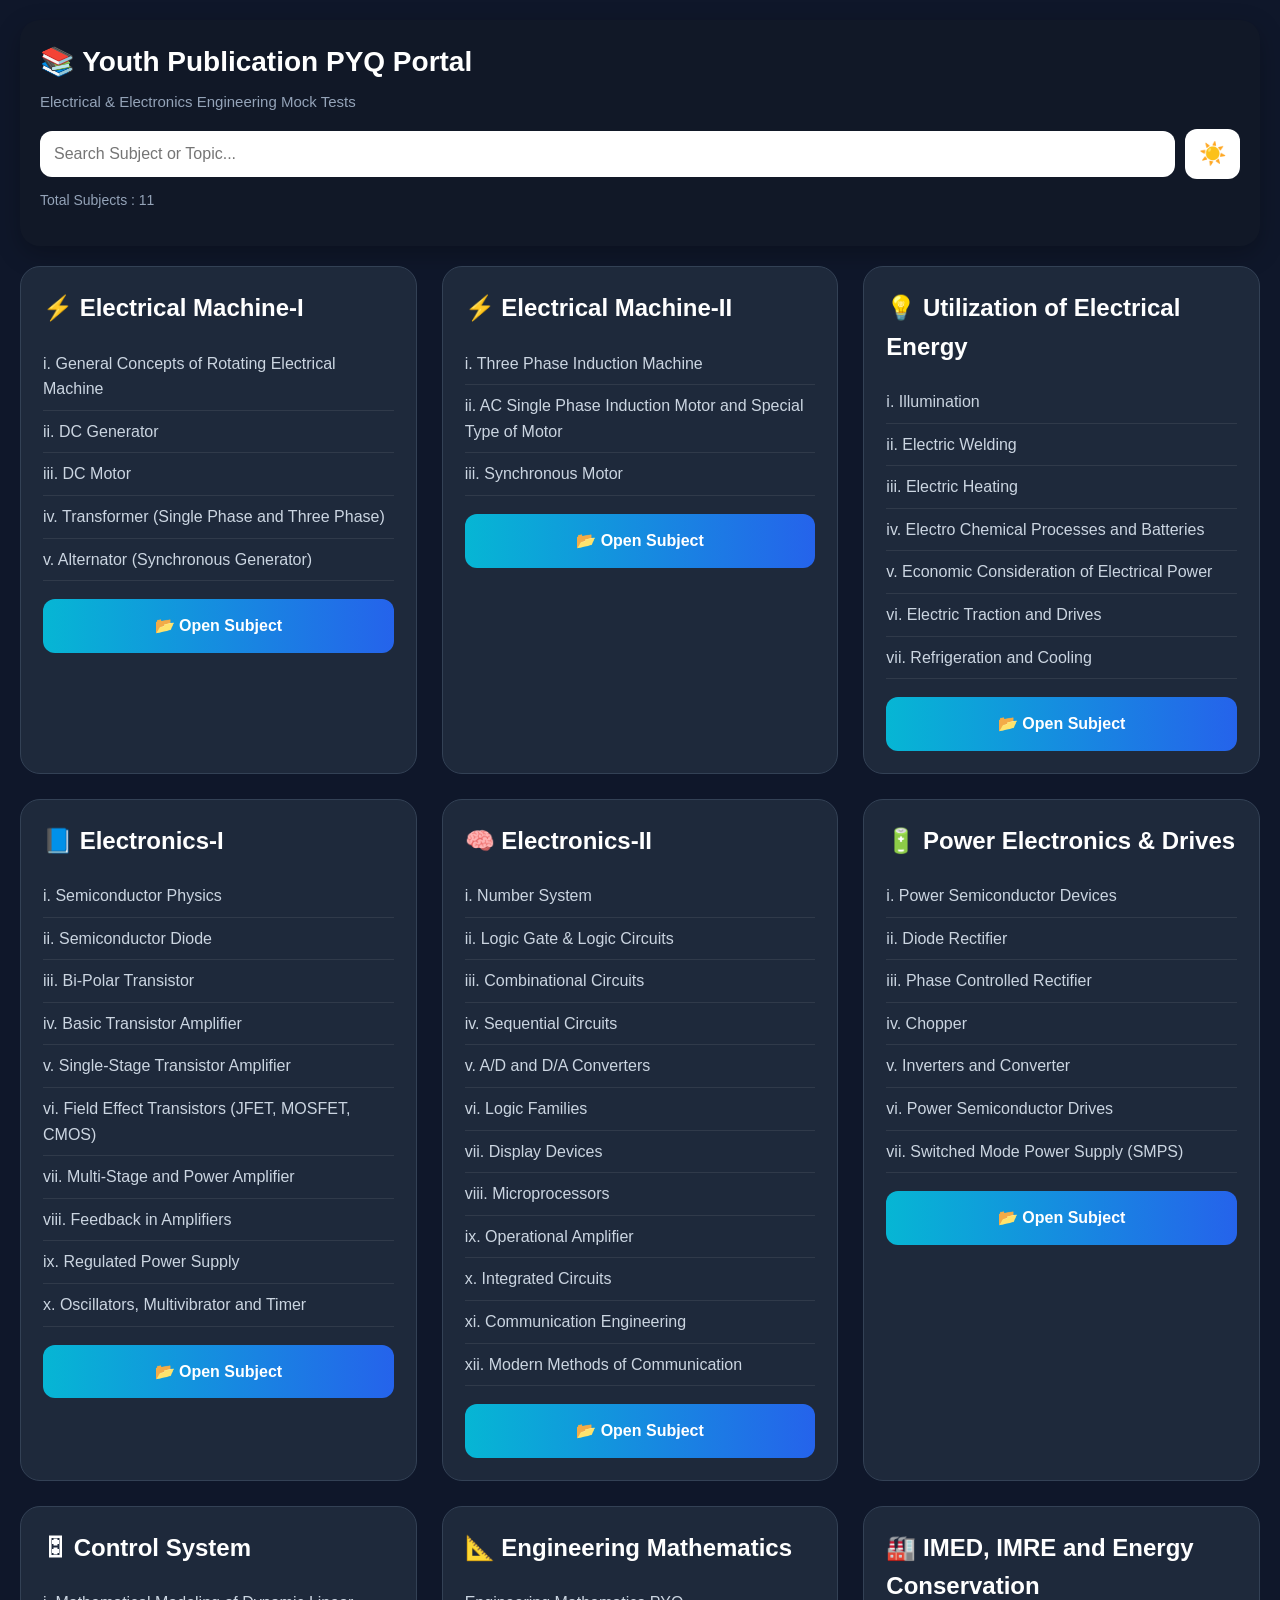
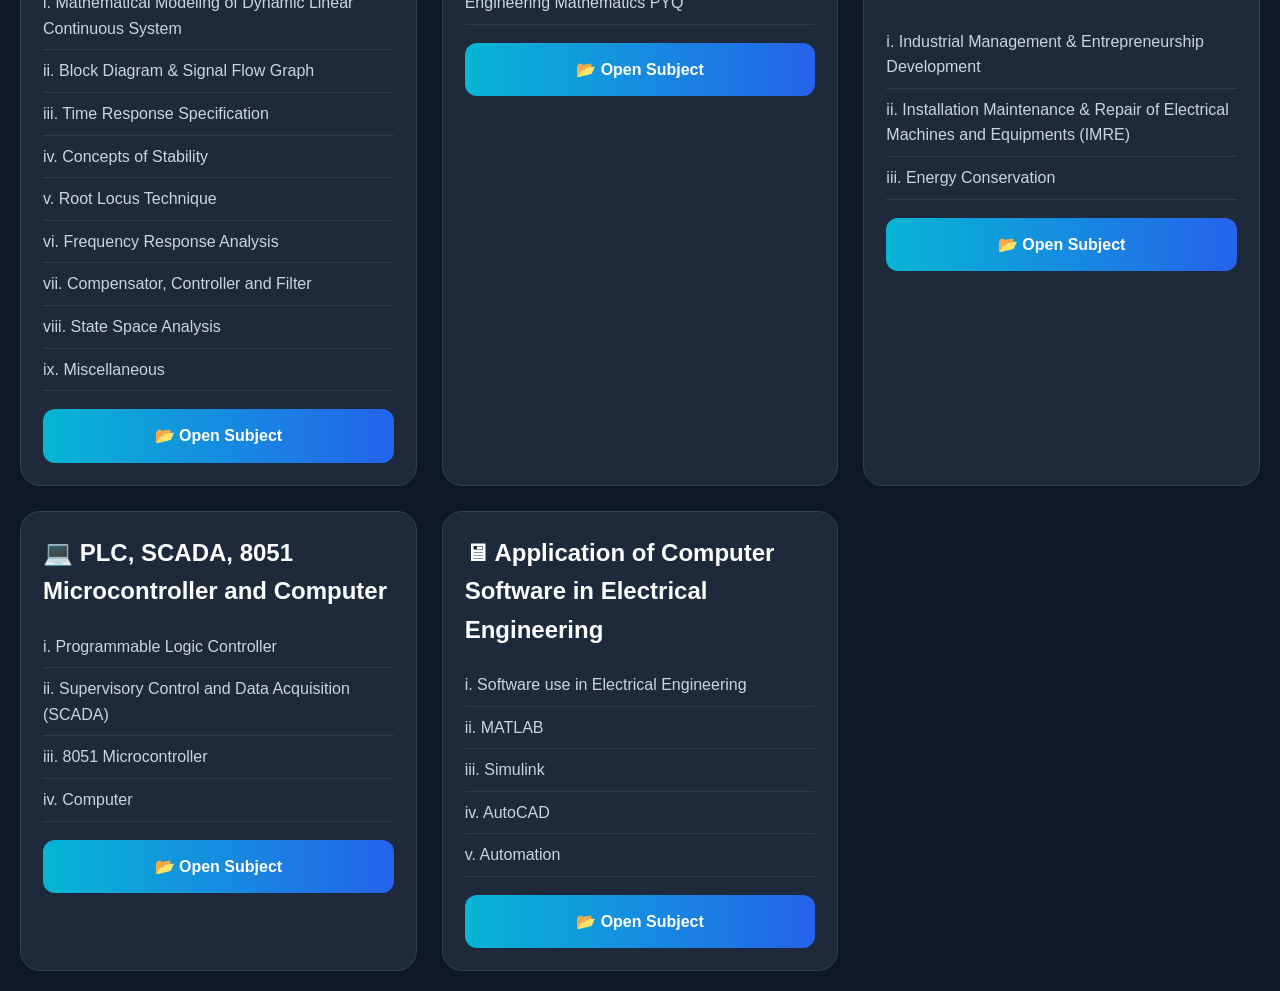
<file: Index.html>
<!DOCTYPE html>
<html lang="en">
<head>
<meta charset="UTF-8">
<meta name="viewport" content="width=device-width, initial-scale=1.0">
<title>Youth Publication PYQ Portal</title>
<link rel="stylesheet" href="theme.css">

<style>

*{
margin:0;
padding:0;
box-sizing:border-box;
font-family:Arial,sans-serif;
}

body{
background:#0f172a;
color:#fff;
padding:20px;
transition:.3s;
line-height:1.6;
}
  
.header{
background:#111827;
padding:20px;
border-radius:20px;
margin-bottom:20px;
box-shadow:0 8px 25px rgba(0,0,0,.25);
}

.header h1{
font-size:28px;
margin-bottom:5px;
}

.header p{
color:#94a3b8;
font-size:15px;
margin-bottom:15px;
}

.search-row{
display:flex;
gap:10px;
align-items:center;
}

.search-box{
flex:1;
padding:14px;
border:none;
border-radius:12px;
font-size:16px;
outline:none;
}

.theme-btn{
width:55px;
height:50px;
border:none;
border-radius:12px;
cursor:pointer;
font-size:22px;
background:#ffffff;
}

#subjectCount{
margin-top:10px;
color:#94a3b8;
font-size:14px;
}

.grid{
display:grid;
grid-template-columns:
repeat(auto-fit,minmax(380px,1fr));
gap:25px;
}

.card{
background:#1e293b;
padding:22px;
border-radius:20px;
border:1px solid #334155;
transition:.3s;
}

.card:hover{
transform:translateY(-4px);
}

.subject-title{
font-size:24px;
font-weight:bold;
margin-bottom:15px;
}

.topic-item{
padding:8px 0;
color:#cbd5e1;
border-bottom:1px solid rgba(255,255,255,.08);
}

.topic-item:last-child{
border-bottom:none;
}

.open-btn{
display:block;
text-align:center;
padding:14px;
margin-top:18px;
text-decoration:none;
font-weight:bold;
color:white;
border-radius:12px;
background:linear-gradient(
90deg,
#06b6d4,
#2563eb
);
}

@media(max-width:768px){

.grid{
grid-template-columns:1fr;
gap:20px;
}

.header h1{
font-size:24px;
}

.subject-title{
font-size:20px;
line-height:1.4;
}

.topic-item{
font-size:14px;
padding:10px 0;
}

.search-row{
display:flex;
flex-direction:row;
gap:10px;
align-items:center;
}

.search-box{
flex:1;
width:auto;
}

.theme-btn{
width:55px;
height:50px;
min-width:55px;
font-size:22px;
}
}
  
</style>
</head>

<body>

<div class="header">

<h1>📚 Youth Publication PYQ Portal</h1>

<p>Electrical & Electronics Engineering Mock Tests</p>

<div class="search-row">

<input
type="text"
id="searchBox"
class="search-box"
placeholder="Search Subject or Topic..."
>

<button
id="themeToggle"
class="theme-btn">
🌙
</button>

</div>

<p id="subjectCount"></p>

</div>
<div class="grid">

<!-- SUBJECT CARDS START HERE -->

<!-- Electrical Machine-I -->
<div class="card subject-card">
<div class="subject-title">
⚡ Electrical Machine-I
</div>

<div class="topic-item">
i. General Concepts of Rotating Electrical Machine
</div>

<div class="topic-item">
ii. DC Generator
</div>

<div class="topic-item">
iii. DC Motor
</div>

<div class="topic-item">
iv. Transformer (Single Phase and Three Phase)
</div>

<div class="topic-item">
v. Alternator (Synchronous Generator)
</div>

<a href="Electrical Machine-I/Index1.html"
class="open-btn">
📂 Open Subject
</a>
</div>
  
<!-- Electrical Machine-II -->

<div class="card subject-card">
<div class="subject-title">⚡ Electrical Machine-II</div>

<div class="topic-item">i. Three Phase Induction Machine</div>
<div class="topic-item">ii. AC Single Phase Induction Motor and Special Type of Motor</div>
<div class="topic-item">iii. Synchronous Motor</div>

<a href="Electrical-Machine-II/index.html" class="open-btn">
📂 Open Subject
</a>
</div>

<!-- Utilization of Electrical Energy -->

<div class="card subject-card">
<div class="subject-title">💡 Utilization of Electrical Energy</div>

<div class="topic-item">i. Illumination</div>
<div class="topic-item">ii. Electric Welding</div>
<div class="topic-item">iii. Electric Heating</div>
<div class="topic-item">iv. Electro Chemical Processes and Batteries</div>
<div class="topic-item">v. Economic Consideration of Electrical Power</div>
<div class="topic-item">vi. Electric Traction and Drives</div>
<div class="topic-item">vii. Refrigeration and Cooling</div>

<a href="Utilization-of-Electrical-Energy/index.html" class="open-btn">
📂 Open Subject
</a>
</div>

<!-- Electronics-I -->

<div class="card subject-card">
<div class="subject-title">📘 Electronics-I</div>

<div class="topic-item">i. Semiconductor Physics</div>
<div class="topic-item">ii. Semiconductor Diode</div>
<div class="topic-item">iii. Bi-Polar Transistor</div>
<div class="topic-item">iv. Basic Transistor Amplifier</div>
<div class="topic-item">v. Single-Stage Transistor Amplifier</div>
<div class="topic-item">vi. Field Effect Transistors (JFET, MOSFET, CMOS)</div>
<div class="topic-item">vii. Multi-Stage and Power Amplifier</div>
<div class="topic-item">viii. Feedback in Amplifiers</div>
<div class="topic-item">ix. Regulated Power Supply</div>
<div class="topic-item">x. Oscillators, Multivibrator and Timer</div>

<a href="Electronics-I/index.html" class="open-btn">
📂 Open Subject
</a>
</div>

<!-- Electronics-II -->

<div class="card subject-card">
<div class="subject-title">🧠 Electronics-II</div>

<div class="topic-item">i. Number System</div>
<div class="topic-item">ii. Logic Gate & Logic Circuits</div>
<div class="topic-item">iii. Combinational Circuits</div>
<div class="topic-item">iv. Sequential Circuits</div>
<div class="topic-item">v. A/D and D/A Converters</div>
<div class="topic-item">vi. Logic Families</div>
<div class="topic-item">vii. Display Devices</div>
<div class="topic-item">viii. Microprocessors</div>
<div class="topic-item">ix. Operational Amplifier</div>
<div class="topic-item">x. Integrated Circuits</div>
<div class="topic-item">xi. Communication Engineering</div>
<div class="topic-item">xii. Modern Methods of Communication</div>

<a href="Electronics-II/index.html" class="open-btn">
📂 Open Subject
</a>
</div>

<!-- Power Electronics & Drives -->

<div class="card subject-card">
<div class="subject-title">🔋 Power Electronics & Drives</div>

<div class="topic-item">i. Power Semiconductor Devices</div>
<div class="topic-item">ii. Diode Rectifier</div>
<div class="topic-item">iii. Phase Controlled Rectifier</div>
<div class="topic-item">iv. Chopper</div>
<div class="topic-item">v. Inverters and Converter</div>
<div class="topic-item">vi. Power Semiconductor Drives</div>
<div class="topic-item">vii. Switched Mode Power Supply (SMPS)</div>

<a href="Power-Electronics-Drives/index.html" class="open-btn">
📂 Open Subject
</a>
</div>

<!-- Control System -->

<div class="card subject-card">
<div class="subject-title">🎛 Control System</div>

<div class="topic-item">i. Mathematical Modeling of Dynamic Linear Continuous System</div>
<div class="topic-item">ii. Block Diagram & Signal Flow Graph</div>
<div class="topic-item">iii. Time Response Specification</div>
<div class="topic-item">iv. Concepts of Stability</div>
<div class="topic-item">v. Root Locus Technique</div>
<div class="topic-item">vi. Frequency Response Analysis</div>
<div class="topic-item">vii. Compensator, Controller and Filter</div>
<div class="topic-item">viii. State Space Analysis</div>
<div class="topic-item">ix. Miscellaneous</div>

<a href="Control-System/index.html" class="open-btn">
📂 Open Subject
</a>
</div>

<!-- Engineering Mathematics -->

<div class="card subject-card">
<div class="subject-title">📐 Engineering Mathematics</div>

<div class="topic-item">Engineering Mathematics PYQ</div>

<a href="Engineering-Mathematics/index.html" class="open-btn">
📂 Open Subject
</a>
</div>

<!-- IMED, IMRE and Energy Conservation -->

<div class="card subject-card">
<div class="subject-title">🏭 IMED, IMRE and Energy Conservation</div>

<div class="topic-item">i. Industrial Management & Entrepreneurship Development</div>
<div class="topic-item">ii. Installation Maintenance & Repair of Electrical Machines and Equipments (IMRE)</div>
<div class="topic-item">iii. Energy Conservation</div>

<a href="IMED-IMRE-Energy-Conservation/index.html" class="open-btn">
📂 Open Subject
</a>
</div>

<!-- PLC SCADA -->

<div class="card subject-card">
<div class="subject-title">💻 PLC, SCADA, 8051 Microcontroller and Computer</div>

<div class="topic-item">i. Programmable Logic Controller</div>
<div class="topic-item">ii. Supervisory Control and Data Acquisition (SCADA)</div>
<div class="topic-item">iii. 8051 Microcontroller</div>
<div class="topic-item">iv. Computer</div>

<a href="PLC-SCADA-8051-Computer/index.html" class="open-btn">
📂 Open Subject
</a>
</div>

<!-- Application of Computer Software -->

<div class="card subject-card">
<div class="subject-title">🖥 Application of Computer Software in Electrical Engineering</div>

<div class="topic-item">i. Software use in Electrical Engineering</div>
<div class="topic-item">ii. MATLAB</div>
<div class="topic-item">iii. Simulink</div>
<div class="topic-item">iv. AutoCAD</div>
<div class="topic-item">v. Automation</div>

<a href="Application-of-Computer-Software/index.html" class="open-btn">
📂 Open Subject
</a>
</div>
</div>

<!-- Add remaining subject cards here -->
<script src="theme.js"></script>

<script>

// Search Function

const searchBox =
document.getElementById("searchBox");

searchBox.addEventListener("input",()=>{

const value =
searchBox.value.toLowerCase();

document
.querySelectorAll(".subject-card")
.forEach(card=>{

const text =
card.innerText.toLowerCase();

card.style.display =
text.includes(value)
? ""
: "none";

});

});

// Auto Subject Count

document.getElementById(
"subjectCount"
).innerText =
"Total Subjects : " +
document.querySelectorAll(
".subject-card"
).length;

</script>


</body>
</html>
</file>
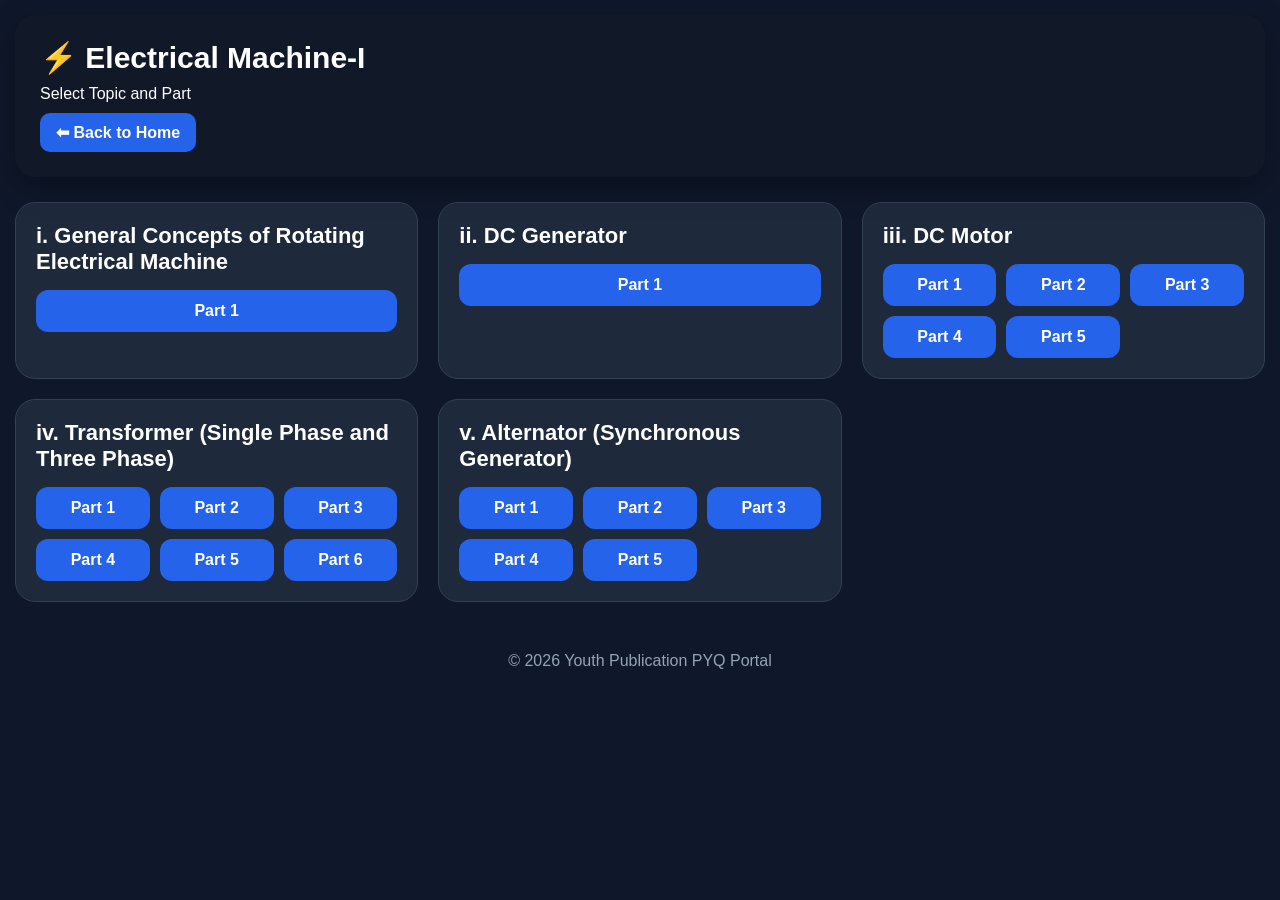
<file: Electrical Machine-I/Index1.html>
<!DOCTYPE html>
<html lang="en">
<head>
<meta charset="UTF-8">
<meta name="viewport" content="width=device-width, initial-scale=1.0">
<title>Electrical Machine-I | Youth Publication</title>
<link rel="stylesheet" href="../theme.css">

<style>

*{
margin:0;
padding:0;
box-sizing:border-box;
font-family:Arial,sans-serif;
}

body{
background:#0f172a;
color:white;
padding:15px;
}

.header{
background:#111827;
padding:25px;
border-radius:20px;
margin-bottom:25px;
position:sticky;
top:10px;
z-index:100;
box-shadow:0 10px 30px rgba(0,0,0,.3);
}

.header h1{
font-size:30px;
margin-bottom:10px;
}

.back-btn{
display:inline-block;
margin-top:10px;
padding:10px 16px;
border-radius:10px;
text-decoration:none;
background:#2563eb;
color:white;
font-weight:bold;
}

.grid{
display:grid;
grid-template-columns:
repeat(auto-fit,minmax(380px,1fr));
gap:20px;
}

.card{
background:#1e293b;
padding:20px;
border-radius:20px;
border:1px solid #334155;
}

.topic-title{
font-size:22px;
font-weight:bold;
margin-bottom:15px;
}

.parts-grid{
display:grid;
grid-template-columns:
repeat(auto-fit,minmax(100px,1fr));
gap:10px;
}

.part-btn{
text-decoration:none;
text-align:center;
padding:12px;
border-radius:12px;
font-weight:bold;
color:white;
background:#2563eb;
transition:.3s;
}

.part-btn:hover{
transform:scale(1.05);
}

footer{
text-align:center;
margin-top:30px;
padding:20px;
color:#94a3b8;
}

body.light{
background:#f1f5f9;
color:#111827;
}

body.light .header,
body.light .card{
background:#ffffff;
}

body.light .topic-title{
color:#111827;
}

body.light footer{
color:#64748b;
}
  
@media(max-width:768px){

.grid{
grid-template-columns:1fr;
}

.header h1{
font-size:24px;
}

.topic-title{
font-size:18px;
}

}

</style>
</head>

<body>

<div class="header">

<h1>⚡ Electrical Machine-I</h1>

<p>
Select Topic and Part
</p>

<a href="../index.html"
class="back-btn">
⬅ Back to Home
</a>

</div>

<div class="grid">

<!-- Topic 1 -->

<div class="card">

<div class="topic-title">
i. General Concepts of Rotating Electrical Machine
</div>

<div class="parts-grid">

<a href="./index.html?file=Electrical%20Machine-I/General-Concepts-of-Rotating-Electrical-Machine/part1.js"
class="part-btn">Part 1</a>

</div>

</div>

<!-- Topic 2 -->

<div class="card">

<div class="topic-title">
ii. DC Generator
</div>

<div class="parts-grid">

<a href="./index.html?file=Electrical%20Machine-I/DC-Generator/part1.js"
class="part-btn">Part 1</a>

</div>

</div>


<!-- Topic 3 -->

<div class="card">

<div class="topic-title">
iii. DC Motor
</div>

<div class="parts-grid">

<a href="DC-Motor/part1.html" class="part-btn">Part 1</a>
<a href="DC-Motor/part2.html" class="part-btn">Part 2</a>
<a href="DC-Motor/part3.html" class="part-btn">Part 3</a>
<a href="DC-Motor/part4.html" class="part-btn">Part 4</a>
<a href="DC-Motor/part5.html" class="part-btn">Part 5</a>

</div>

</div>

<!-- Topic 4 -->

<div class="card">

<div class="topic-title">
iv. Transformer (Single Phase and Three Phase)
</div>

<div class="parts-grid">

<a href="Transformer/part1.html" class="part-btn">Part 1</a>
<a href="Transformer/part2.html" class="part-btn">Part 2</a>
<a href="Transformer/part3.html" class="part-btn">Part 3</a>
<a href="Transformer/part4.html" class="part-btn">Part 4</a>
<a href="Transformer/part5.html" class="part-btn">Part 5</a>
<a href="Transformer/part6.html" class="part-btn">Part 6</a>

</div>

</div>

<!-- Topic 5 -->

<div class="card">

<div class="topic-title">
v. Alternator (Synchronous Generator)
</div>

<div class="parts-grid">

<a href="Alternator/part1.html" class="part-btn">Part 1</a>
<a href="Alternator/part2.html" class="part-btn">Part 2</a>
<a href="Alternator/part3.html" class="part-btn">Part 3</a>
<a href="Alternator/part4.html" class="part-btn">Part 4</a>
<a href="Alternator/part5.html" class="part-btn">Part 5</a>

</div>

</div>

</div>

<footer>
© 2026 Youth Publication PYQ Portal
</footer>
<script src="../theme.js"></script>
</body>
</html>
</file>
<file: theme.css>
body.light{
background:#f1f5f9;
color:#111827;
}

body.light .header,
body.light .card{
background:#ffffff;
}

body.light .topic-title,
body.light .subject-title{
color:#111827;
}

body.light .topic-item{
color:#475569;
border-bottom:1px solid #e5e7eb;
}

body.light .header p,
body.light #subjectCount{
color:#64748b;
}

body.light .search-box{
background:#ffffff;
color:#111827;
border:1px solid #d1d5db;
}

body.light .theme-btn{
background:#ffffff;
color:#111827;
border:1px solid #d1d5db;
}
</file>
